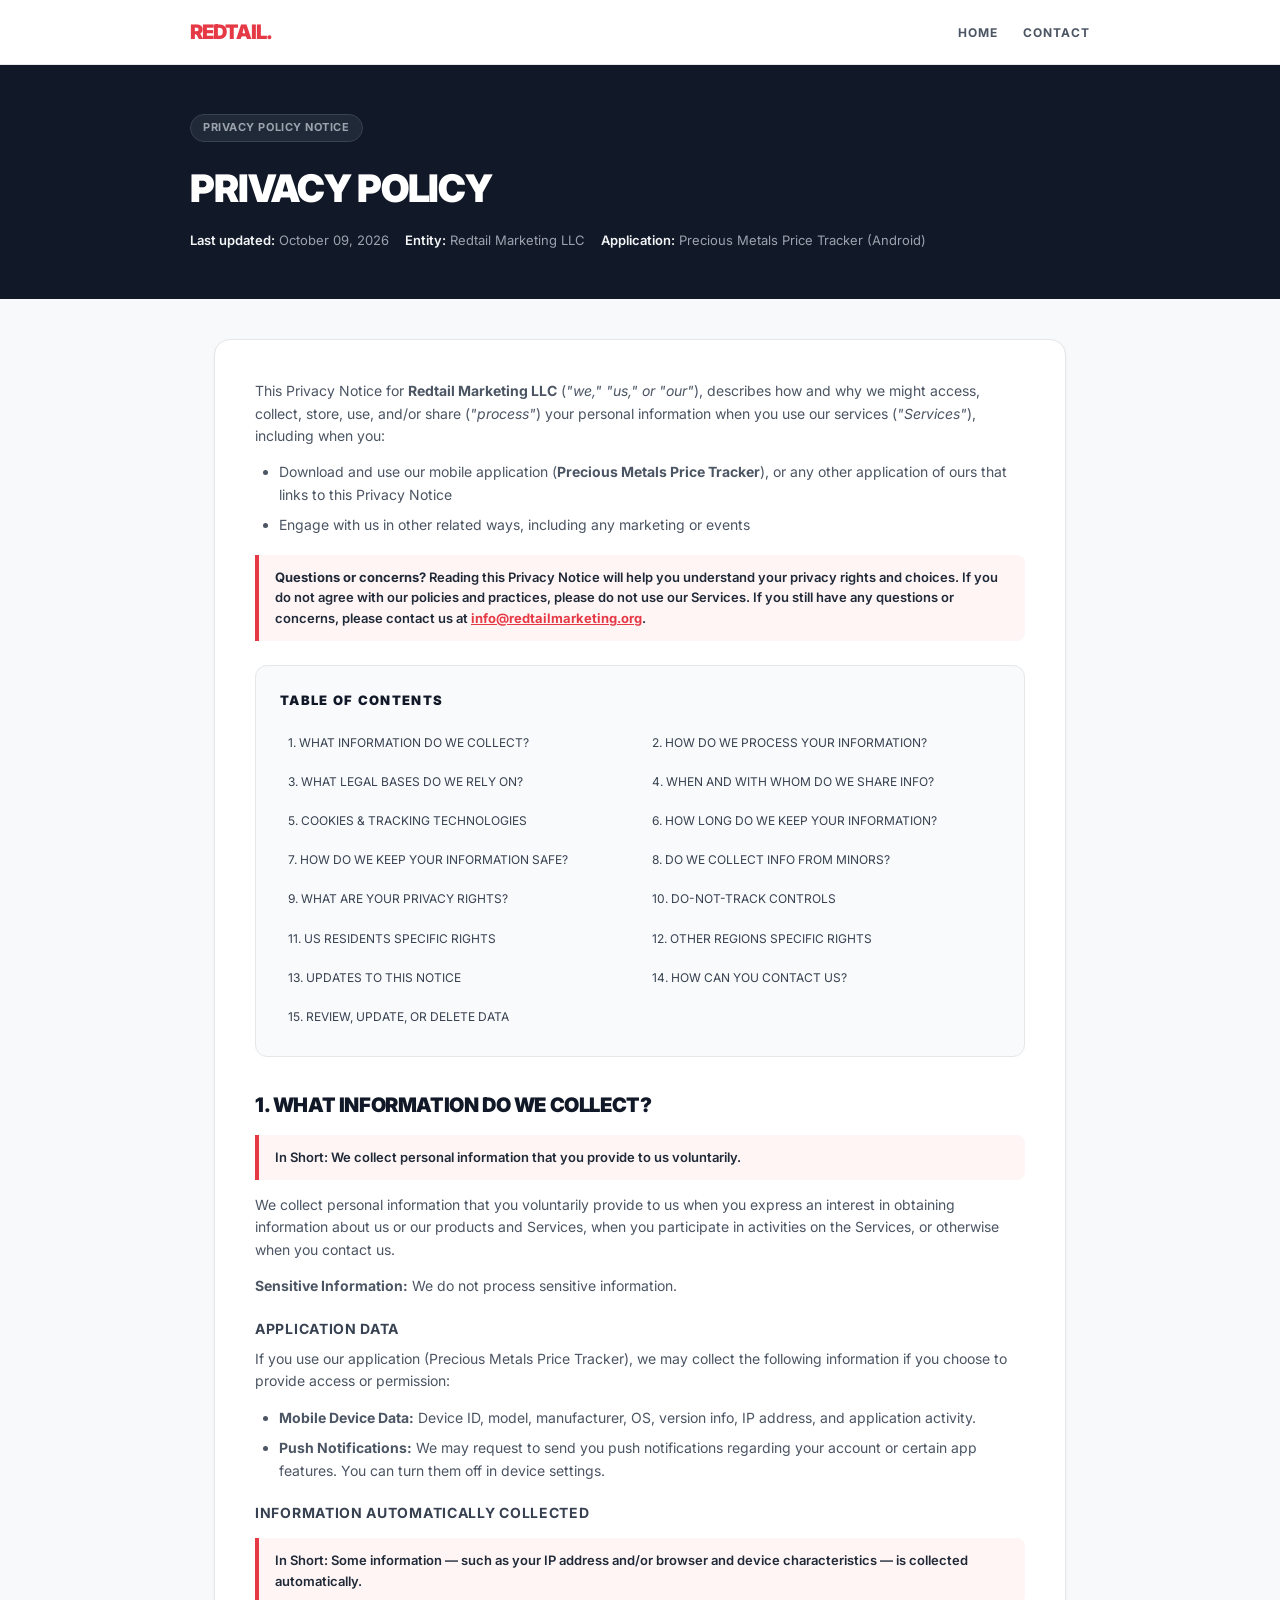
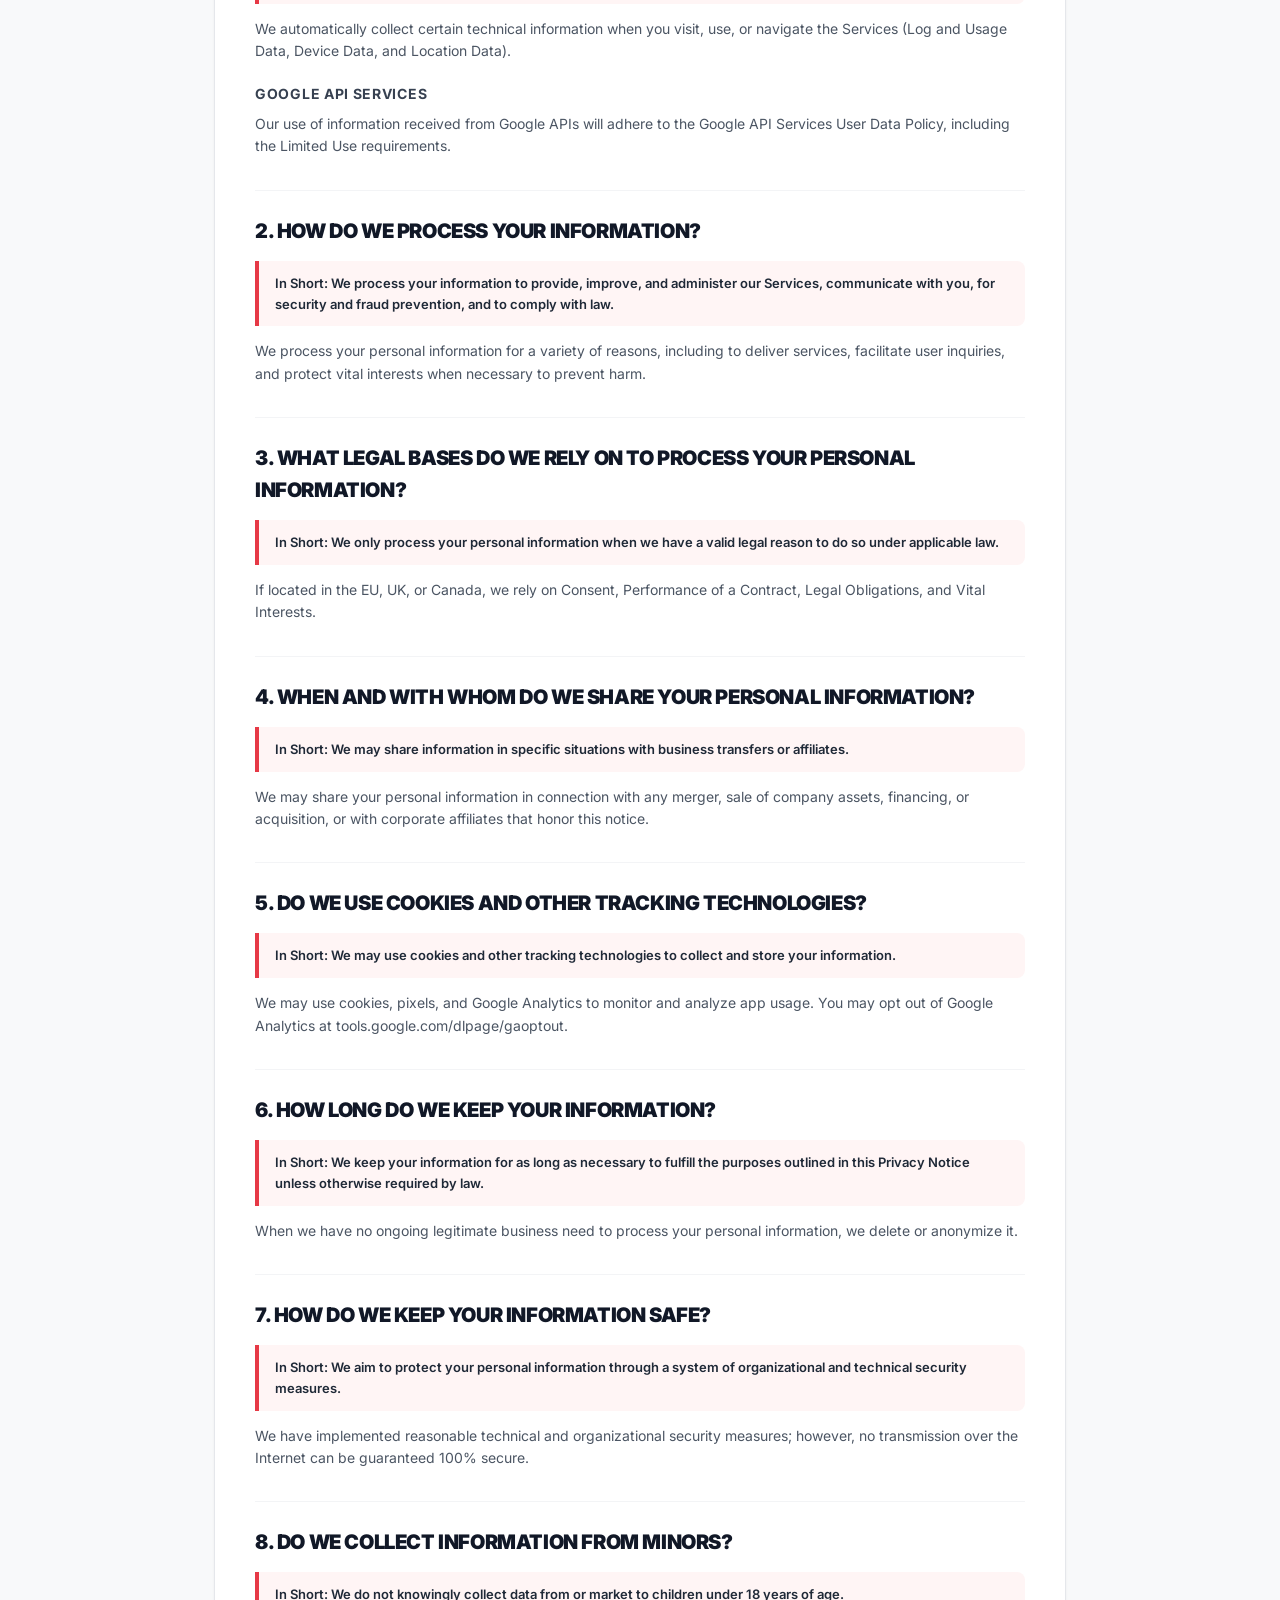
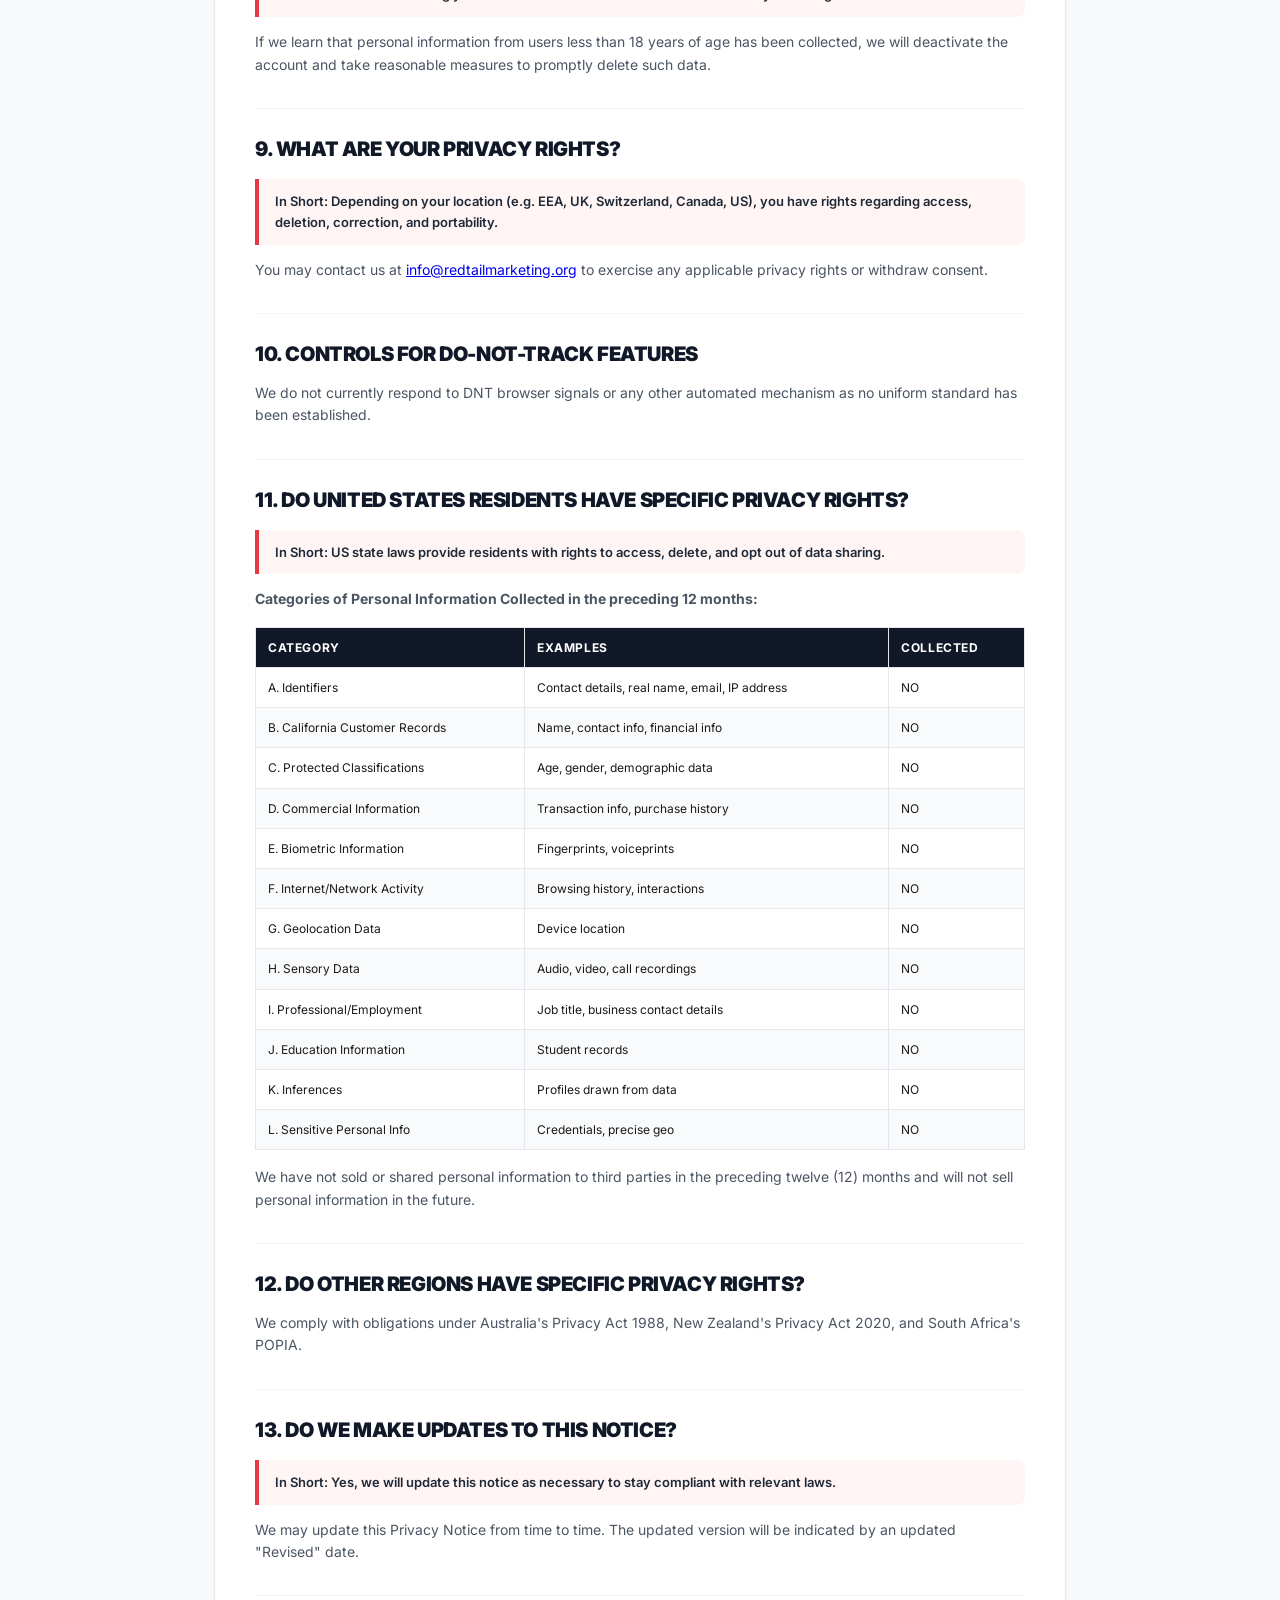
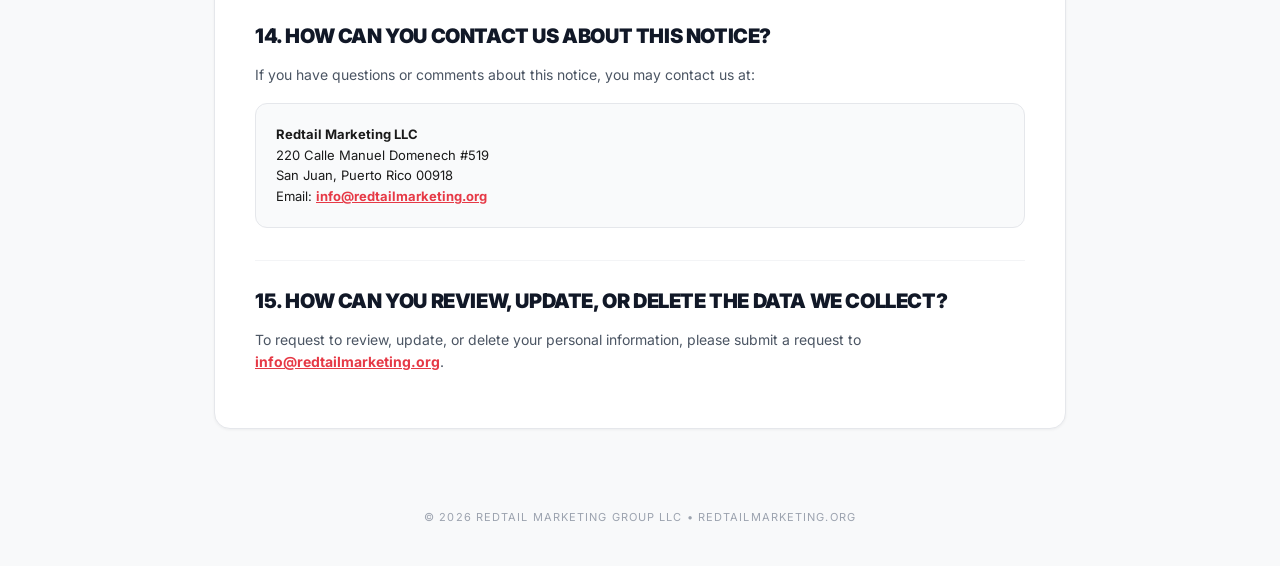
<file: public/privacy-policy-precious-metals/index.html>
<!DOCTYPE html>
<html lang="en">
<head>
  <meta charset="UTF-8" />
  <meta name="viewport" content="width=device-width, initial-scale=1.0" />
  <title>Privacy Policy - Precious Metals Price Tracker | Redtail Marketing</title>
  <meta name="description" content="Privacy Policy for Precious Metals Price Tracker Android application by Redtail Marketing LLC." />
  <meta name="robots" content="index, follow" />
  <link rel="canonical" href="https://redtailmarketing.org/privacy-policy-precious-metals" />
  <link rel="preconnect" href="https://fonts.googleapis.com">
  <link rel="preconnect" href="https://fonts.gstatic.com" crossorigin>
  <link href="https://fonts.googleapis.com/css2?family=Inter:wght@300;400;500;600;700;900&display=swap" rel="stylesheet">
  <style>
    * { box-sizing: border-box; margin: 0; padding: 0; }
    body {
      font-family: 'Inter', -apple-system, BlinkMacSystemFont, sans-serif;
      background-color: #f8f9fa;
      color: #1a1a1a;
      line-height: 1.6;
    }
    header {
      background: #ffffff;
      border-bottom: 1px solid #e5e7eb;
      position: sticky;
      top: 0;
      z-index: 50;
      padding: 16px 24px;
    }
    .header-inner {
      max-width: 900px;
      margin: 0 auto;
      display: flex;
      justify-content: space-between;
      align-items: center;
    }
    .brand {
      font-weight: 900;
      font-size: 20px;
      letter-spacing: -0.05em;
      color: #E63946;
      text-decoration: none;
    }
    .nav-links a {
      font-size: 12px;
      font-weight: 700;
      letter-spacing: 0.1em;
      text-transform: uppercase;
      color: #4b5563;
      text-decoration: none;
      margin-left: 20px;
      transition: color 0.2s;
    }
    .nav-links a:hover { color: #E63946; }
    .hero {
      background: #111827;
      color: #ffffff;
      padding: 48px 24px;
    }
    .hero-inner {
      max-width: 900px;
      margin: 0 auto;
    }
    .badge {
      display: inline-block;
      background: #1f2937;
      border: 1px solid #374151;
      padding: 4px 12px;
      border-radius: 999px;
      font-size: 11px;
      font-weight: 700;
      text-transform: uppercase;
      letter-spacing: 0.05em;
      color: #9ca3af;
      margin-bottom: 16px;
    }
    h1 {
      font-size: 38px;
      font-weight: 900;
      letter-spacing: -0.03em;
      margin-bottom: 12px;
    }
    .meta-line {
      font-size: 13px;
      color: #9ca3af;
      display: flex;
      flex-wrap: wrap;
      gap: 16px;
    }
    .meta-line span { color: #f3f4f6; font-weight: 600; }
    main {
      max-width: 900px;
      margin: 40px auto;
      padding: 0 24px;
    }
    .card {
      background: #ffffff;
      border: 1px solid #e5e7eb;
      border-radius: 16px;
      padding: 40px;
      box-shadow: 0 1px 3px rgba(0,0,0,0.05);
    }
    h2 {
      font-size: 20px;
      font-weight: 900;
      letter-spacing: -0.02em;
      margin: 32px 0 12px 0;
      color: #111827;
      border-top: 1px solid #f3f4f6;
      padding-top: 24px;
    }
    h2:first-of-type { border-top: none; padding-top: 0; }
    h3 {
      font-size: 14px;
      font-weight: 700;
      text-transform: uppercase;
      letter-spacing: 0.05em;
      color: #374151;
      margin: 20px 0 8px 0;
    }
    p { margin-bottom: 14px; font-size: 14px; color: #4b5563; }
    ul { margin: 12px 0 18px 24px; font-size: 14px; color: #4b5563; }
    li { margin-bottom: 8px; }
    .callout {
      background: #fff5f5;
      border-left: 4px solid #E63946;
      padding: 12px 16px;
      border-radius: 0 8px 8px 0;
      font-size: 13px;
      font-weight: 600;
      color: #1f2937;
      margin: 14px 0;
    }
    .toc {
      background: #f9fafb;
      border: 1px solid #e5e7eb;
      border-radius: 12px;
      padding: 24px;
      margin: 24px 0;
    }
    .toc-title {
      font-size: 13px;
      font-weight: 900;
      text-transform: uppercase;
      letter-spacing: 0.1em;
      color: #111827;
      margin-bottom: 16px;
    }
    .toc-grid {
      display: grid;
      grid-template-columns: repeat(auto-fit, minmax(280px, 1fr));
      gap: 8px;
    }
    .toc-grid a {
      font-size: 12px;
      color: #374151;
      text-decoration: none;
      padding: 6px 8px;
      border-radius: 6px;
      display: block;
      transition: background 0.15s, color 0.15s;
    }
    .toc-grid a:hover {
      background: #e5e7eb;
      color: #E63946;
    }
    table {
      width: 100%;
      border-collapse: collapse;
      font-size: 12px;
      margin: 16px 0;
    }
    th, td {
      border: 1px solid #e5e7eb;
      padding: 10px 12px;
      text-align: left;
    }
    th {
      background: #111827;
      color: #ffffff;
      font-weight: 700;
      text-transform: uppercase;
      letter-spacing: 0.05em;
    }
    tr:nth-child(even) { background: #f9fafb; }
    .contact-box {
      background: #f9fafb;
      border: 1px solid #e5e7eb;
      border-radius: 12px;
      padding: 20px;
      margin-top: 16px;
      font-size: 13px;
    }
    footer {
      text-align: center;
      padding: 40px 24px;
      font-size: 11px;
      color: #9ca3af;
      text-transform: uppercase;
      letter-spacing: 0.1em;
    }
  </style>
</head>
<body>

  <header>
    <div class="header-inner">
      <a href="/" class="brand">REDTAIL.</a>
      <div class="nav-links">
        <a href="/">Home</a>
        <a href="/#contact">Contact</a>
      </div>
    </div>
  </header>

  <div class="hero">
    <div class="hero-inner">
      <div class="badge">Privacy Policy Notice</div>
      <h1>PRIVACY POLICY</h1>
      <div class="meta-line">
        <div><span>Last updated:</span> October 09, 2026</div>
        <div><span>Entity:</span> Redtail Marketing LLC</div>
        <div><span>Application:</span> Precious Metals Price Tracker (Android)</div>
      </div>
    </div>
  </div>

  <main>
    <div class="card">
      <p>
        This Privacy Notice for <strong>Redtail Marketing LLC</strong> (<em>"we," "us," or "our"</em>), describes how and why we might access, collect, store, use, and/or share (<em>"process"</em>) your personal information when you use our services (<em>"Services"</em>), including when you:
      </p>
      <ul>
        <li>Download and use our mobile application (<strong>Precious Metals Price Tracker</strong>), or any other application of ours that links to this Privacy Notice</li>
        <li>Engage with us in other related ways, including any marketing or events</li>
      </ul>
      <div class="callout">
        <strong>Questions or concerns?</strong> Reading this Privacy Notice will help you understand your privacy rights and choices. If you do not agree with our policies and practices, please do not use our Services. If you still have any questions or concerns, please contact us at <a href="mailto:info@redtailmarketing.org" style="color: #E63946; font-weight: 700;">info@redtailmarketing.org</a>.
      </div>

      <div class="toc">
        <div class="toc-title">Table of Contents</div>
        <div class="toc-grid">
          <a href="#sec-1">1. WHAT INFORMATION DO WE COLLECT?</a>
          <a href="#sec-2">2. HOW DO WE PROCESS YOUR INFORMATION?</a>
          <a href="#sec-3">3. WHAT LEGAL BASES DO WE RELY ON?</a>
          <a href="#sec-4">4. WHEN AND WITH WHOM DO WE SHARE INFO?</a>
          <a href="#sec-5">5. COOKIES & TRACKING TECHNOLOGIES</a>
          <a href="#sec-6">6. HOW LONG DO WE KEEP YOUR INFORMATION?</a>
          <a href="#sec-7">7. HOW DO WE KEEP YOUR INFORMATION SAFE?</a>
          <a href="#sec-8">8. DO WE COLLECT INFO FROM MINORS?</a>
          <a href="#sec-9">9. WHAT ARE YOUR PRIVACY RIGHTS?</a>
          <a href="#sec-10">10. DO-NOT-TRACK CONTROLS</a>
          <a href="#sec-11">11. US RESIDENTS SPECIFIC RIGHTS</a>
          <a href="#sec-12">12. OTHER REGIONS SPECIFIC RIGHTS</a>
          <a href="#sec-13">13. UPDATES TO THIS NOTICE</a>
          <a href="#sec-14">14. HOW CAN YOU CONTACT US?</a>
          <a href="#sec-15">15. REVIEW, UPDATE, OR DELETE DATA</a>
        </div>
      </div>

      <h2 id="sec-1">1. WHAT INFORMATION DO WE COLLECT?</h2>
      <div class="callout">In Short: We collect personal information that you provide to us voluntarily.</div>
      <p>We collect personal information that you voluntarily provide to us when you express an interest in obtaining information about us or our products and Services, when you participate in activities on the Services, or otherwise when you contact us.</p>
      <p><strong>Sensitive Information:</strong> We do not process sensitive information.</p>
      
      <h3>Application Data</h3>
      <p>If you use our application (Precious Metals Price Tracker), we may collect the following information if you choose to provide access or permission:</p>
      <ul>
        <li><strong>Mobile Device Data:</strong> Device ID, model, manufacturer, OS, version info, IP address, and application activity.</li>
        <li><strong>Push Notifications:</strong> We may request to send you push notifications regarding your account or certain app features. You can turn them off in device settings.</li>
      </ul>

      <h3>Information automatically collected</h3>
      <div class="callout">In Short: Some information — such as your IP address and/or browser and device characteristics — is collected automatically.</div>
      <p>We automatically collect certain technical information when you visit, use, or navigate the Services (Log and Usage Data, Device Data, and Location Data).</p>

      <h3>Google API Services</h3>
      <p>Our use of information received from Google APIs will adhere to the Google API Services User Data Policy, including the Limited Use requirements.</p>

      <h2 id="sec-2">2. HOW DO WE PROCESS YOUR INFORMATION?</h2>
      <div class="callout">In Short: We process your information to provide, improve, and administer our Services, communicate with you, for security and fraud prevention, and to comply with law.</div>
      <p>We process your personal information for a variety of reasons, including to deliver services, facilitate user inquiries, and protect vital interests when necessary to prevent harm.</p>

      <h2 id="sec-3">3. WHAT LEGAL BASES DO WE RELY ON TO PROCESS YOUR PERSONAL INFORMATION?</h2>
      <div class="callout">In Short: We only process your personal information when we have a valid legal reason to do so under applicable law.</div>
      <p>If located in the EU, UK, or Canada, we rely on Consent, Performance of a Contract, Legal Obligations, and Vital Interests.</p>

      <h2 id="sec-4">4. WHEN AND WITH WHOM DO WE SHARE YOUR PERSONAL INFORMATION?</h2>
      <div class="callout">In Short: We may share information in specific situations with business transfers or affiliates.</div>
      <p>We may share your personal information in connection with any merger, sale of company assets, financing, or acquisition, or with corporate affiliates that honor this notice.</p>

      <h2 id="sec-5">5. DO WE USE COOKIES AND OTHER TRACKING TECHNOLOGIES?</h2>
      <div class="callout">In Short: We may use cookies and other tracking technologies to collect and store your information.</div>
      <p>We may use cookies, pixels, and Google Analytics to monitor and analyze app usage. You may opt out of Google Analytics at tools.google.com/dlpage/gaoptout.</p>

      <h2 id="sec-6">6. HOW LONG DO WE KEEP YOUR INFORMATION?</h2>
      <div class="callout">In Short: We keep your information for as long as necessary to fulfill the purposes outlined in this Privacy Notice unless otherwise required by law.</div>
      <p>When we have no ongoing legitimate business need to process your personal information, we delete or anonymize it.</p>

      <h2 id="sec-7">7. HOW DO WE KEEP YOUR INFORMATION SAFE?</h2>
      <div class="callout">In Short: We aim to protect your personal information through a system of organizational and technical security measures.</div>
      <p>We have implemented reasonable technical and organizational security measures; however, no transmission over the Internet can be guaranteed 100% secure.</p>

      <h2 id="sec-8">8. DO WE COLLECT INFORMATION FROM MINORS?</h2>
      <div class="callout">In Short: We do not knowingly collect data from or market to children under 18 years of age.</div>
      <p>If we learn that personal information from users less than 18 years of age has been collected, we will deactivate the account and take reasonable measures to promptly delete such data.</p>

      <h2 id="sec-9">9. WHAT ARE YOUR PRIVACY RIGHTS?</h2>
      <div class="callout">In Short: Depending on your location (e.g. EEA, UK, Switzerland, Canada, US), you have rights regarding access, deletion, correction, and portability.</div>
      <p>You may contact us at <a href="mailto:info@redtailmarketing.org">info@redtailmarketing.org</a> to exercise any applicable privacy rights or withdraw consent.</p>

      <h2 id="sec-10">10. CONTROLS FOR DO-NOT-TRACK FEATURES</h2>
      <p>We do not currently respond to DNT browser signals or any other automated mechanism as no uniform standard has been established.</p>

      <h2 id="sec-11">11. DO UNITED STATES RESIDENTS HAVE SPECIFIC PRIVACY RIGHTS?</h2>
      <div class="callout">In Short: US state laws provide residents with rights to access, delete, and opt out of data sharing.</div>
      <p><strong>Categories of Personal Information Collected in the preceding 12 months:</strong></p>
      <table>
        <thead>
          <tr>
            <th>Category</th>
            <th>Examples</th>
            <th>Collected</th>
          </tr>
        </thead>
        <tbody>
          <tr><td>A. Identifiers</td><td>Contact details, real name, email, IP address</td><td>NO</td></tr>
          <tr><td>B. California Customer Records</td><td>Name, contact info, financial info</td><td>NO</td></tr>
          <tr><td>C. Protected Classifications</td><td>Age, gender, demographic data</td><td>NO</td></tr>
          <tr><td>D. Commercial Information</td><td>Transaction info, purchase history</td><td>NO</td></tr>
          <tr><td>E. Biometric Information</td><td>Fingerprints, voiceprints</td><td>NO</td></tr>
          <tr><td>F. Internet/Network Activity</td><td>Browsing history, interactions</td><td>NO</td></tr>
          <tr><td>G. Geolocation Data</td><td>Device location</td><td>NO</td></tr>
          <tr><td>H. Sensory Data</td><td>Audio, video, call recordings</td><td>NO</td></tr>
          <tr><td>I. Professional/Employment</td><td>Job title, business contact details</td><td>NO</td></tr>
          <tr><td>J. Education Information</td><td>Student records</td><td>NO</td></tr>
          <tr><td>K. Inferences</td><td>Profiles drawn from data</td><td>NO</td></tr>
          <tr><td>L. Sensitive Personal Info</td><td>Credentials, precise geo</td><td>NO</td></tr>
        </tbody>
      </table>
      <p>We have not sold or shared personal information to third parties in the preceding twelve (12) months and will not sell personal information in the future.</p>

      <h2 id="sec-12">12. DO OTHER REGIONS HAVE SPECIFIC PRIVACY RIGHTS?</h2>
      <p>We comply with obligations under Australia's Privacy Act 1988, New Zealand's Privacy Act 2020, and South Africa's POPIA.</p>

      <h2 id="sec-13">13. DO WE MAKE UPDATES TO THIS NOTICE?</h2>
      <div class="callout">In Short: Yes, we will update this notice as necessary to stay compliant with relevant laws.</div>
      <p>We may update this Privacy Notice from time to time. The updated version will be indicated by an updated "Revised" date.</p>

      <h2 id="sec-14">14. HOW CAN YOU CONTACT US ABOUT THIS NOTICE?</h2>
      <p>If you have questions or comments about this notice, you may contact us at:</p>
      <div class="contact-box">
        <strong>Redtail Marketing LLC</strong><br />
        220 Calle Manuel Domenech #519<br />
        San Juan, Puerto Rico 00918<br />
        Email: <a href="mailto:info@redtailmarketing.org" style="color: #E63946; font-weight: 700;">info@redtailmarketing.org</a>
      </div>

      <h2 id="sec-15">15. HOW CAN YOU REVIEW, UPDATE, OR DELETE THE DATA WE COLLECT?</h2>
      <p>To request to review, update, or delete your personal information, please submit a request to <a href="mailto:info@redtailmarketing.org" style="color: #E63946; font-weight: 700;">info@redtailmarketing.org</a>.</p>
    </div>
  </main>

  <footer>
    &copy; 2026 Redtail Marketing Group LLC &bull; redtailmarketing.org
  </footer>

</body>
</html>
</file>
